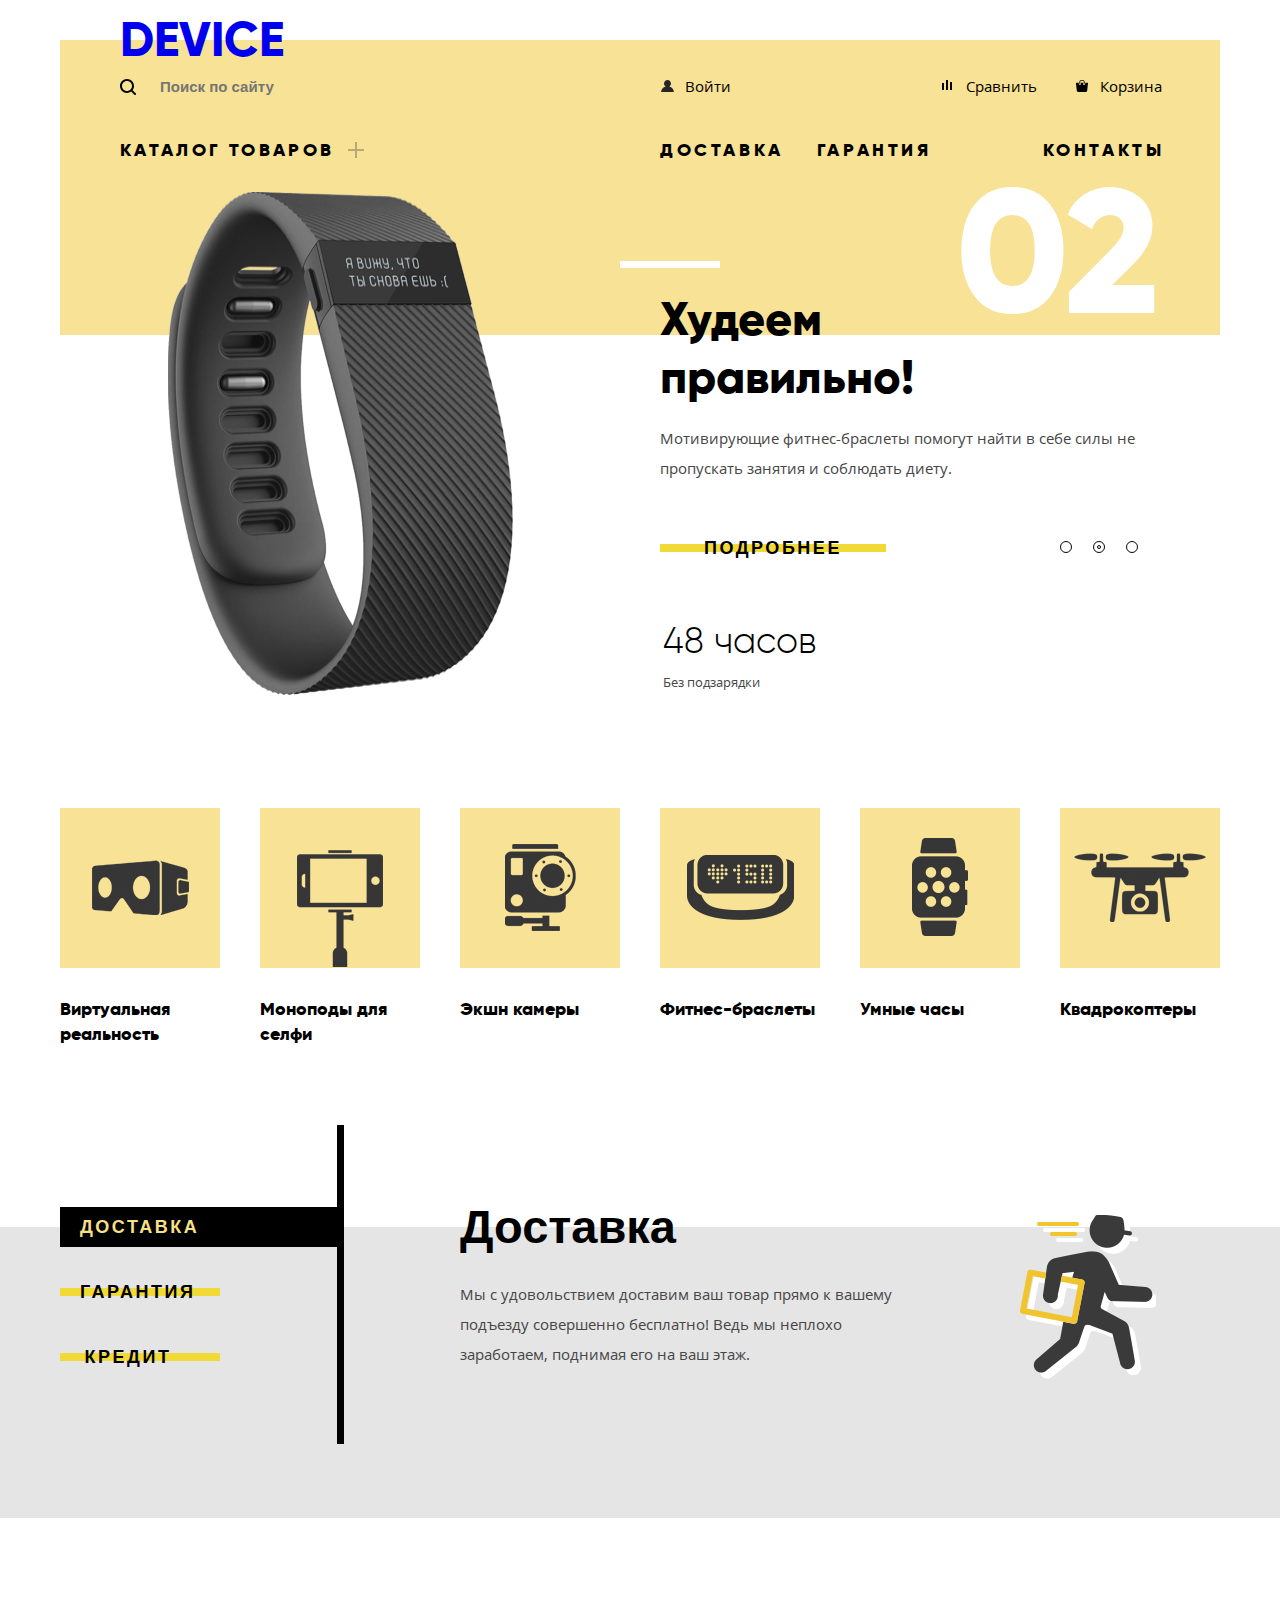
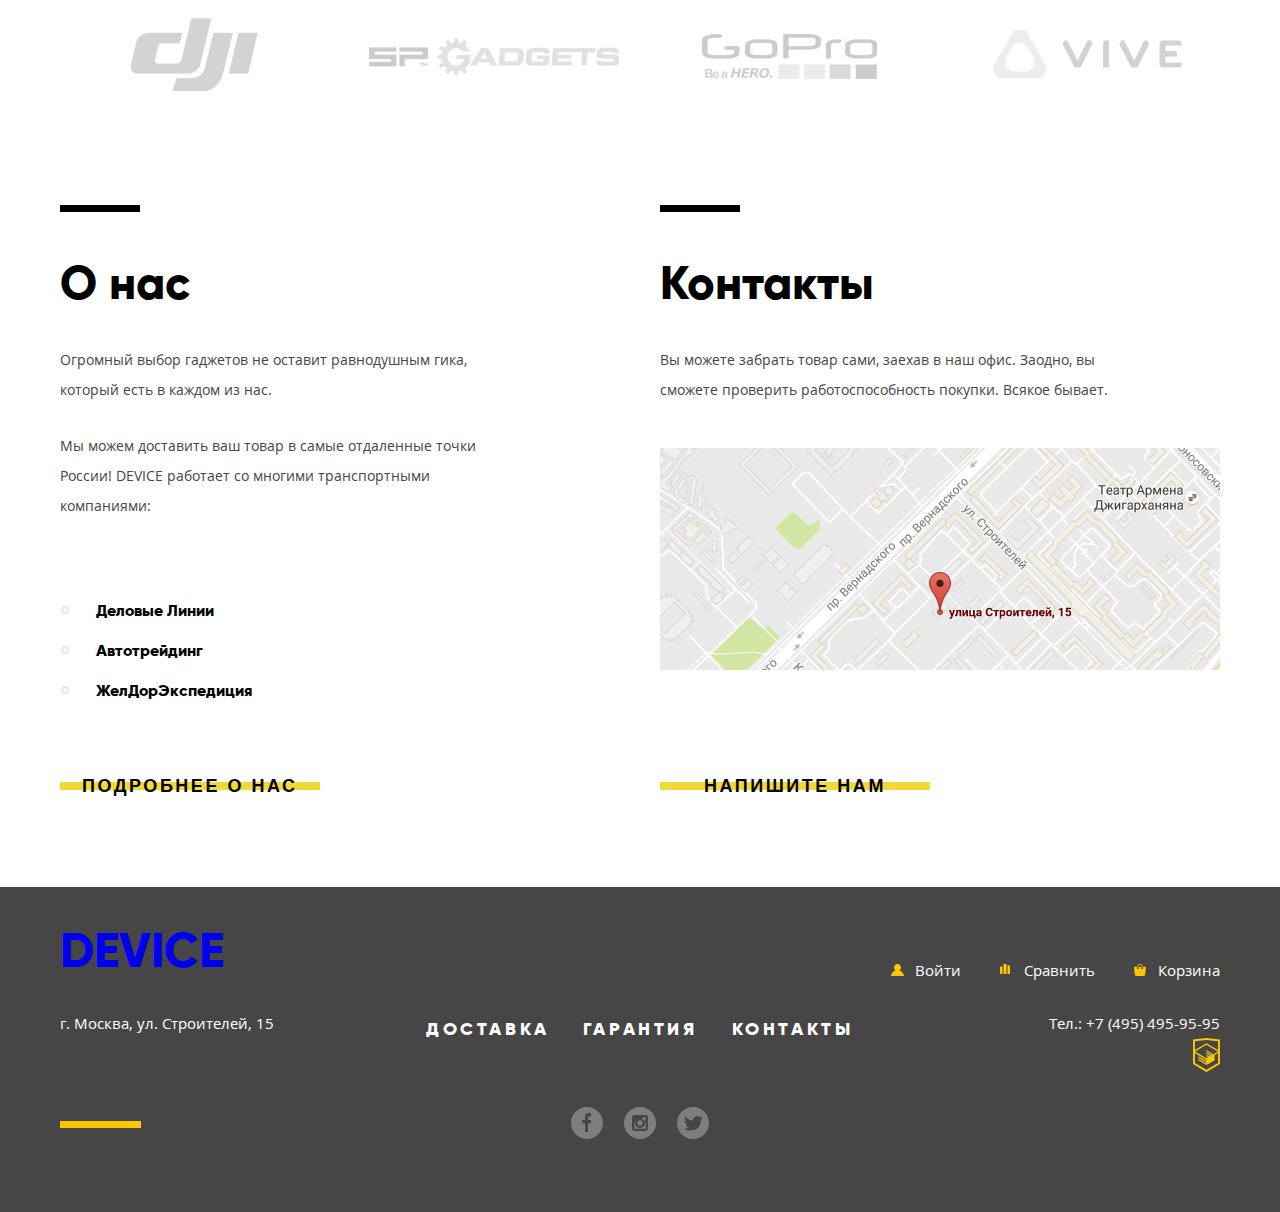
<file: index.html>
<!DOCTYPE html>
<html lang="ru">
<head>
	<meta charset="UTF-8">
	<title>Главная страница магазина «Device»</title>
	<link rel="stylesheet" href="css/styles.css">
</head>
<body>
	<header class="page-header">
		<div class="container">
			<div class="page-header__wrapper">
			  <a class="page-header__logo logo-text" href="#"> Device </a>	
				<nav class="main-nav">
				<div class="navigation-wrapper__column">	
					<ul class="main-nav__list search-list">	
						<!-- <li class="search-list__item"><a href="#">Поиск по сайту</a></li> -->
						<form action="https://echo.htmlacademy.ru" method="POST" class="search-list__form">
							<input type="text" name="search-list__value" class="search-list__edit" placeholder="Поиск по сайту">
							<button type="submit" class="search-list__button" value="Найти">Найти</button>
						</form>
					</ul>
					<ul class="main-nav__list catalog-list">
						<li class="catalog-list__item"><a href="#">Каталог товаров</a>

					    <div class="modal-menu__wrapper">	
								<ul class="modal-menu__list modal-menu__list--1">
								<li class="modal-menu__item">
								<a href="catalog.html">Виртуальная реальность</a>
								</li>
								<li class="modal-menu__item">
								<a href="catalog.html">Моноподы для селфи</a>
								</li>
								<li class="modal-menu__item">
								<a href="catalog.html">Экшн камеры</a>
								</li>
								</ul>
								<ul class="modal-menu__list modal-menu__list--2">
								<li class="modal-menu__item">
								<a href="catalog.html">Фитнес браслеты</a>
								</li>
								<li class="modal-menu__item">
								<a href="catalog.html">Умные часы</a>
								</li>
								</ul>
								<ul class="modal-menu__list modal-menu__list--3">
								<li class="modal-menu__item">
								<a href="catalog.html">Квадрокоптеры</a>
								</li>
								</ul>
			 			  </div>
			 			</li>
	 				</ul>
				</div>
				<div class="navigation-wrapper__column">
				  <ul class="main-nav__list user-list">	
						<li class="user-list__item user-list__item--user"><a href="#">Войти</a>
						</li>
						<li class="user-list__item user-list__item--compare"><a href="#">Сравнить</a>
						</li>
						<li class="user-list__item user-list__item--cart"><a href="#">Корзина</a>
						</li>
					</ul>
					<ul class="main-nav__list site-list">	
						<li class="site-list__item"><a href="#">Доставка</a></li>
						<li class="site-list__item"><a href="#">Гарантия</a></li>
						<li class="site-list__item"><a href="#">Контакты</a></li>
					</ul>
				</div>
				</nav>
	  	</div>
	</header>
	<main class="page-main">	
		<section class="popular">	
		<h2 class="visually-hidden">Популярные товары</h2>
		<div class="container">

		  <div class="popular__wrapper slider">	
			
		  	<input type="radio" name="slider__toggle" id="slider__toggle--1" class="slider__toggle slider__toggle--1 visually-hidden">
		  	<input type="radio" name="slider__toggle" id="slider__toggle--2" class="slider__toggle slider__toggle--2 visually-hidden" checked>
		  	<input type="radio" name="slider__toggle" id="slider__toggle--3" class="slider__toggle slider__toggle--3 visually-hidden">

				<div class="slider__labels">
				<label class="slider__label--1" for="slider__toggle--1" ></label>
					
				<label class="slider__label--2" for="slider__toggle--2"></label>
				
				<label class="slider__label--3"  for="slider__toggle--3"></label>
				</div>

				<ol class="popular__list slider__list">	
					<li class="popular__item slider__item slider__item--1">	
						<div class="slider__image-wrapper">
							<img class="slider__picture" src="img/slider-1.png" alt="Селфи-палка" width="384" height="486">	
						</div>
						<div class="slider__description-wrapper">
							<h3 class="slider__promo">Делай селфи, <br>	 как Бен Стиллер!</h3>
							<b class="slider__number">01</b>

							<p class="slider__description">Самая длинная палка для селфи доступна в нашем магазине.
							Восемь (Восемь, Карл!) метров длиной и весом всего 5 килограмм.</p>
							<a class="slider__button button" href="#">Подробнее</a>
							<table class="slider__table">	
								<tr>	
								<td class="slider__value">8,5 м</td>
								<td class="slider__value">5 кг</td>
								<td class="slider__value">Карбон</td>
								</tr>
								<tr>	
								<td class="slider__stat">Длина палки</td>
								<td class="slider__stat">Вес палки</td>
								<td class="slider__stat">Материал</td>
								</tr>
						</table>
						</div>
					</li>
					<li class="popular__item slider__item slider__item--2">	
					  <div class="slider__image-wrapper">
							<img src="img/slider-2.png" alt="Фитнес-браслет" width="345" height="485">
						</div>
						<div class="slider__description-wrapper">
							<b class="slider__number">02</b>
							<h3 class="slider__promo">Худеем <br>	
							правильно!</h3>
							<p class="slider__description">Мотивирующие фитнес-браслеты помогут найти в себе силы 
							не пропускать занятия и соблюдать диету.</p>
							<a class="slider__button button" href="#">Подробнее</a>
						  <table class="slider__table">	
							  <tr>	
								  <td class="slider__value">48 часов</td>
							  </tr>
							  <tr>	
								  <td class="slider__stat">Без подзарядки</td>
							  </tr>
						  </table>
						</div>
					</li>
					<li class="popular__item slider__item slider__item--3">
						<div class="slider__image-wrapper">	
							<img src="img/slider-3.png" alt="Квадрокоптер" width="526" height="334">
						</div>
						<div class="slider__description-wrapper">
							<h3 class="slider__promo">Порхает как бабочка, <br>	жалит как пчела!</h3>
							<b class="slider__number">03</b>
							<p class="slider__description">Этот обычный, на первый взгляд, квадрокоптер оснащен мощным лазером, замаскированным под стандартную камеру.</p>
							<a class="slider__button button" href="#">Подробнее</a>
							<table class="slider__table">	
								<tr>	
									<td class="slider__value">800 м</td>
								<td class="slider__value">50 м</td>
								</tr>
								<tr>	
									<td class="slider__stat">Дальность полета</td>
									<td class="slider__stat">Радиус поражения</td>
								</tr>
							</table>
						</div>
				</li>
				</ul>
    </section>
		
		<section class="products">	
		<h2 class="visually-hidden">Категории продуктов</h2>
		<div class="container">
		  <ul class="products__list">	
			<li class="products__item products__item--vr">	
				<a href="#">Виртуальная реальность</a>
			</li>
			<li class="products__item products__item--selfy">	
				<a href="#">Моноподы для селфи</a>
			</li>
			<li class="products__item products__item--camera">	
				<a href="#">Экшн камеры</a>
			</li>
			<li class="products__item products__item--braces">	
				<a href="#">Фитнес-браслеты</a>
			</li>
			<li class="products__item products__item--whatches">	
				<a href="#">Умные часы</a>
			</li>
			<li class="products__item products__item--quadro">	
				<a href="#">Квадрокоптеры</a>
			</li>
		  </ul>
		</div>
		</section>

		<section class="services">	
			<div class="container">		
				<div class="services__wrapper">	
					<input type="radio" id="service__delivery" class="services__delivery--radio visually-hidden" name="services__radio" checked></li>
					<input type="radio" id="service__warranty" class="services__warranty--radio visually-hidden" name="services__radio"></li>
					<input type="radio" id="service__credit" class="services__credit--radio visually-hidden" name="services__radio"></li>
			  	<ul class="services__list">
						<li class="services__item">
							<label class="button services__button services__button--delivery" for="service__delivery">
								Доставка
							</label>
						</li>
						<li class="services__item">
							<label class="button services__button services__button--warranty" for="service__warranty">
								Гарантия
							</label>
						</li>	
						<li class="services__item">
							<label class="button services__button services__button--credit" for="service__credit">
								Кредит
							</label>
						</li>	
			  	</ul>	
				  <div class="services__slides">	
					<div class="services__slide services__slide--delivery">	
						<h3 class="services__name">Доставка</h3>
						<p class="services__description">Мы с удовольствием доставим ваш товар прямо к вашему подъезду совершенно бесплатно! Ведь мы неплохо заработаем, поднимая его на ваш этаж.</p>
					</div>
					<div class="services__slide services__slide--warranty">	
						<h3 class="services__name">Гарантия</h3>
						<p class="services__description">Если из-за возгорания купленного у нас товара у вас сгорит дом — не переживайте, мы выдадим вам новый.
						Товар, не дом, конечно же.</p>
					</div>
					<div class="services__slide services__slide--credit">	
						<h3 class="services__name">Кредит</h3>
						<p class="services__description">Залезть в долговую яму стало проще! Кредитные консультанты подберут для вас наиболее выгодные условия кредита. Выгодные для нашего банка, разумеется.</p>
					</div>
				  </div>
			  </div>
			</div>
		</section>

		<section class="brands">	
			<h2 class="visually-hidden">Наши бренды</h2>
			<div class="container">	
				<ul class="brands__list">	
					<li class="brands__item">	
						<a href="#"><img src="img/logo-1.png" alt="Логотип-1" width="127" height="73" class="brands__picture"></a>
					</li>			
					<li class="brands__item">	
						<a href="#"><img src="img/logo-2.png" alt="Логотип-1" width="256" height="48" class="brands__picture"></a>
					</li>
					<li class="brands__item">	
						<a href="#"><img src="img/logo-3.png" alt="Логотип-1" width="184" height="48" class="brands__picture"></a>
					</li>
					<li class="brands__item">	
						<a href="#"><img src="img/logo-4.png" alt="Логотип-1" width="200" height="56" class="brands__picture"></a>
					</li>
				</ul>
			</div>
		</section>
		<div class="container">	
			<div class="columns__wrapper">	
				<section class="info">		
			<h3 class="info__header">	
				О нас
			</h3>
			<p class="info__text">Огромный выбор гаджетов не оставит равнодушным гика, который есть в каждом из нас.</p>
			<p class="info__text">Мы можем доставить ваш товар в самые отдаленные точки России! DEVICE работает со многими транспортными компаниями:</p>
			<ul class="info__company-list">	
				<li class="info__company-name">	
					Деловые Линии
				</li>
				<li class="info__company-name">	
					Автотрейдинг
				</li>
				<li class="info__company-name">	
					ЖелДорЭкспедиция
				</li>
			</ul>
			<a href="#" class="info__button button">Подробнее о нас</a>
				</section>

	    	<section class="location">	
			<h3 class="location__header">	
				Контакты
			</h3>
			<p class="location__text">	
				Вы можете забрать товар сами, заехав в наш офис. Заодно, вы сможете проверить работоспособность покупки. Всякое бывает.
			</p>
			<img src="img/map.jpg" width="560" height="222" alt="" class="location__map">
			<a href="#" class="location__button button">Напишите нам</a>
	  		</section>
			</div>
		</div>

		<footer class="page-footer">	
			<div class="container">	
				<div class="page-footer__wrapper">	
					<div class="page-footer__columns">
			    <a href="#" class="page-footer__logo logo-text logo-text--yellow"> Device </a>

			    	<ul class="page-footer__list user-list user-list--footer">	
							<li class="user-list__item user-list__item--user"><a href="#">Войти</a></li>
							<li class="user-list__item user-list__item--compare"><a href="#">Сравнить</a></li>
							<li class="user-list__item user-list__item--cart"><a href="#">Корзина</a></li>
			     	</ul>
			  	
			  	</div>


					<div class="page-footer__columns">
				  	<div class="page-footer__contacts contacts">
				  			<p class="contacts__address">г. Москва, ул. Строителей, 15</p>
				  	</div>
		
				  	<div class="page-footer__social social">	
							<ul class="social__list site-list site-list--footer">	
								<li class="site-list__item"><a href="#">Доставка</a></li>
								<li class="site-list__item"><a href="#">Гарантия</a></li>
								<li class="site-list__item"><a href="#">Контакты</a></li>
			 				</ul>
				  		<ul class="social__net">	
								<li class="social__net--item">	
									<span class="visually-hidden">Мы в Фейсбуке</span>
									<a href="#" class="social__net--link facebook__link"><?xml version="1.0" encoding="utf-8"?>
									<!DOCTYPE svg PUBLIC "-//W3C//DTD SVG 1.1//EN" "http://www.w3.org/Graphics/SVG/1.1/DTD/svg11.dtd">
									<svg version="1.1" id="Layer_1" xmlns="http://www.w3.org/2000/svg" xmlns:xlink="http://www.w3.org/1999/xlink" x="0px" y="0px"
	 								width="32px" height="32px" viewBox="0 0 32 32" enable-background="new 0 0 32 32" xml:space="preserve">
									<path fill="#FFFFFF" d="M16,0C7.164,0,0,7.163,0,16s7.164,16,16,16c8.837,0,16-7.164,16-16S24.837,0,16,0z M20.062,9.455h-3.021
									v3.444h3.021v3.445h-3.021v8.61h-3.021v-8.61H11v-3.445h3.021V9.455c0-1.902,1.353-3.445,3.021-3.445h3.021V9.455z"/>
									</svg></a>
								</li>
								<li class="social__net--item">	
										<a href="#" class="social__net--link instagram__link"><span class="visually-hidden">Мы в Инстаграме</span>
										<?xml version="1.0" encoding="utf-8"?>
										<!DOCTYPE svg PUBLIC "-//W3C//DTD SVG 1.1//EN" "http://www.w3.org/Graphics/SVG/1.1/DTD/svg11.dtd">
										<svg version="1.1" id="Layer_1" xmlns="http://www.w3.org/2000/svg" xmlns:xlink="http://www.w3.org/1999/xlink" x="0px" y="0px"
	 									width="32px" height="32px" viewBox="0 0 32 32" enable-background="new 0 0 32 32" xml:space="preserve">
										<g>
										<path fill="#FFFFFF" d="M20.916,16c0,2.728-2.211,4.938-4.938,4.938S11.039,18.728,11.039,16c0-0.394,0.051-0.773,0.138-1.14
										h-0.897v6.838h11.396V14.86h-0.897C20.865,15.227,20.916,15.606,20.916,16z"/>
										<path fill="#FFFFFF" d="M15.978,18.659c1.466,0,2.659-1.193,2.659-2.659s-1.193-2.659-2.659-2.659
										c-1.466,0-2.659,1.193-2.659,2.659S14.511,18.659,15.978,18.659z"/>
										<rect x="18.637" y="10.302" fill="#FFFFFF" width="3.039" height="3.039"/>
										<path fill="#FFFFFF" d="M16,0C7.164,0,0,7.164,0,16c0,8.837,7.164,16,16,16c8.837,0,16-7.163,16-16C32,7.164,24.837,0,16,0z
										 M23.955,21.698c0,1.254-1.025,2.279-2.279,2.279H10.279C9.026,23.978,8,22.952,8,21.698V10.302c0-1.253,1.026-2.279,2.279-2.279
										h11.396c1.254,0,2.279,1.026,2.279,2.279V21.698z"/>
										</g>
										</svg>
										</a>
								</li>
								<li class="social__net--item">	
										<a href="#" class="social__net--link twitter__link"><span class="visually-hidden">Мы в Твитере</span>
										<?xml version="1.0" encoding="utf-8"?>

										<!DOCTYPE svg PUBLIC "-//W3C//DTD SVG 1.1//EN" "http://www.w3.org/Graphics/SVG/1.1/DTD/svg11.dtd">
										<svg version="1.1" xmlns="http://www.w3.org/2000/svg" xmlns:xlink="http://www.w3.org/1999/xlink" x="0px" y="0px" width="32px"
	 									height="32px" viewBox="0 0 32 32" enable-background="new 0 0 32 32" xml:space="preserve">
										<g id="Layer_1">
										</g>
										<g id="Layer_2">
										<path fill="#FFFFFF" d="M16,0C7.164,0,0,7.164,0,16c0,8.837,7.164,16,16,16c8.837,0,16-7.163,16-16C32,7.164,24.837,0,16,0z
										 M23.944,12.809c-0.251,6.516-3.463,10.832-10.992,10.702c-0.14,0-0.205,0-0.233,0c-0.015,0-0.021,0-0.021,0
										c-0.029,0-0.094,0-0.232,0c-0.447,0-4.543-0.443-5.344-1.823c2.479,0.19,4.247-0.406,5.12-1.136
										c-1.048-0.289-2.923-0.461-3.251-2.848c0.384,0.104,0.618,0.221,1.299,0.113c-1.307-0.824-2.758-1.519-2.679-3.643
										c0.311,0.317,1.164,0.518,1.46,0.457c-0.768-0.233-2.149-3.244-0.974-4.781c1.984,1.79,4.075,3.482,7.804,3.643
										c0.227-2.214,1.24-3.699,3.168-4.325c1.84-0.479,3.255,0.26,3.901,1.138c0.737-0.224,1.453-0.466,2.193-0.685
										c-0.004,0.833-0.569,1.463-0.935,1.709c0.747,0.165,1.423-0.475,1.423-0.475C25.467,11.818,24.557,12.58,23.944,12.809z"/>
										</g>
										</svg>
										</a>
								</li>
							</ul>
			  		</div>	

			  		<div class="page-footer__phone phone">
			  			<b class="phone__number">Тел.: +7 (495) 495-95-95</b>
			  			<div class="page-footer__academy-logo academy-logo">
						  	<a href="#" class="academy-logo__image">
							  <svg version="1.1" id="Layer_1" xmlns="http://www.w3.org/2000/svg" xmlns:xlink="http://www.w3.org/1999/xlink" x="0px" y="0px" width="26.943px" height="34.09px" viewBox="0 0 26.943 34.09" enable-background="new 0 0 26.943 34.09" xml:space="preserve">
  						  <path   d="M13.62,0.017L13.472,0L0,1.412v24.661l13.473,8.017l13.43-7.99l0.042-0.025V1.412L13.62,0.017z M25.019,12.127L13.495,5.334 L13.494,5.23l-0.087,0.05l-0.088-0.056v0.109L1.925,12.118V3.147l11.548-1.212l11.547,1.212V12.127z M13.405,6.787L24.923,13.5 l-4.479,2.64l-7.093-4.221l-0.014,1.415l5.904,3.513l-0.86,0.507l-5.03-2.992l-0.014,1.415l3.827,2.275l-0.782,0.523l-3.031-1.787 l-0.014,1.413l1.853,1.091l-1.8,1.081L2.034,13.622L13.405,6.787z M1.925,15.127l11.411,6.791l0.016,1.044L5.41,18.234L5.395,19.65 l7.979,4.795l0.018,1.076l-7.973-4.74l-0.013,1.414l8.021,4.822l0.046,0.025l8.143-4.872l-0.011-5.177l3.415-2.036v10.021 L13.472,31.85L1.925,24.979V15.127z" fill="#ffc600"/>
							  </svg>			
							  </a>
		  		    </div>
					  </div>		
				  
				  </div>
			  </div>
			</div>
		</footer>		
		<section class="modal modal-feedback">
			<h2 class="visually-hidden">Форма обратной связи</h2>
			<div class="modal-feedback__wrapper"></div>
			<form action="https://echo.htmlacademy.ru" method="POST" class="modal-feedback__form">
				<p class="modal-feedback__input">
					<label for="modal-feedback__name">Ваше имя:</label>
					<input type="text" name="modal-feedback__name" class="modal-feedback__name" id="modal-feedback__name" placeholder="Представьтесь, пожалуйста" >
				</p>
				<p class="modal-feedback__input">
				<label for="modal-feedback__email">Ваш e-mail:</label>
				<input type="text" name="modal-feedback__email" class="modal-feedback__email" id="modal-feedback__email" placeholder="Для отправки ответа" >
				</p>
				<p class="modal-feedback__textarea">
				<label for="modal-feedback__text">Текст письма</label>
				<textarea class="modal-feedback__text" name="modal-feedback__text" id="modal-feedback__text" cols="30" rows="10" 
				placeholder="В свободной форме" ></textarea>
				</p>
				<button type="submit" class="button modal-feedback__button">Отправить</button>
			</form>
			
			<button type="button" class="modal-feedback__close button-close"><span class="visually-hidden">Закрыть</span>	</button>
		</section>
		<section class="modal modal-map ">	
			<h2 class="visually-hidden">Карта</h2>
			<div class="container">
				<div class="modal-map__wrapper">	
					<img src="img/map-big.png" alt="Карта проезда" width="994" height="560" class="modal-map__image">
					<button type="button" class="modal-map__close button-close button-close--map">
					<span class="visually-hidden">Закрыть</span></button>
				</div>
			</div>
	</main>

<script src="js/script.js"></script>
</body>
</html>
</file>
<file: css/styles.css>
@import url("main.css");
@import url("page-header.css");
@import url("container.css");
@import url("logo-text.css");
@import url("main-nav.css");
@import url("search-list.css");
@import url("catalog-list.css");
@import url("user-list.css");
@import url("site-list.css");
@import url("slider.css");
@import url("button.css");
@import url("product.css");
@import url("services.css");
@import url("brands.css");
@import url("location.css");
@import url("info.css");
@import url("social__net.css");
@import url("page-footer.css");
@import url("contacts.css");
@import url("phone.css");
@import url("social.css");
@import url("academy-logo.css");
@import url("modal-menu.css");
@import url("modal-feedback.css");
@import url("button-close.css");
@import url("modal-map.css");
@import url("group-name.css");
@import url("breadcrumbs.css");
@import url("filter.css");
@import url("bluetooth.css");
@import url("color.css");
@import url("catalog.css");
@import url("gallery.css");
@import url("sort-list.css");
@import url("cards.css");
@import url("pagination.css");



@keyframes bounce {
	0% {transform: translateY(-2000px);}
	70% {transform: translateY(30px);}
	90% {transform: translateY(-10px);}
	100% {transform: translateY(0);}
}

@keyframes error {
	0% {transform: translateX(-20px);}
	25% {transform: translateX(20px);}
	50% {transform: translateX(-10px);}
	75% {transform: translateX(10px);}
	100% {transform: translateX(0);}
}
</file>
